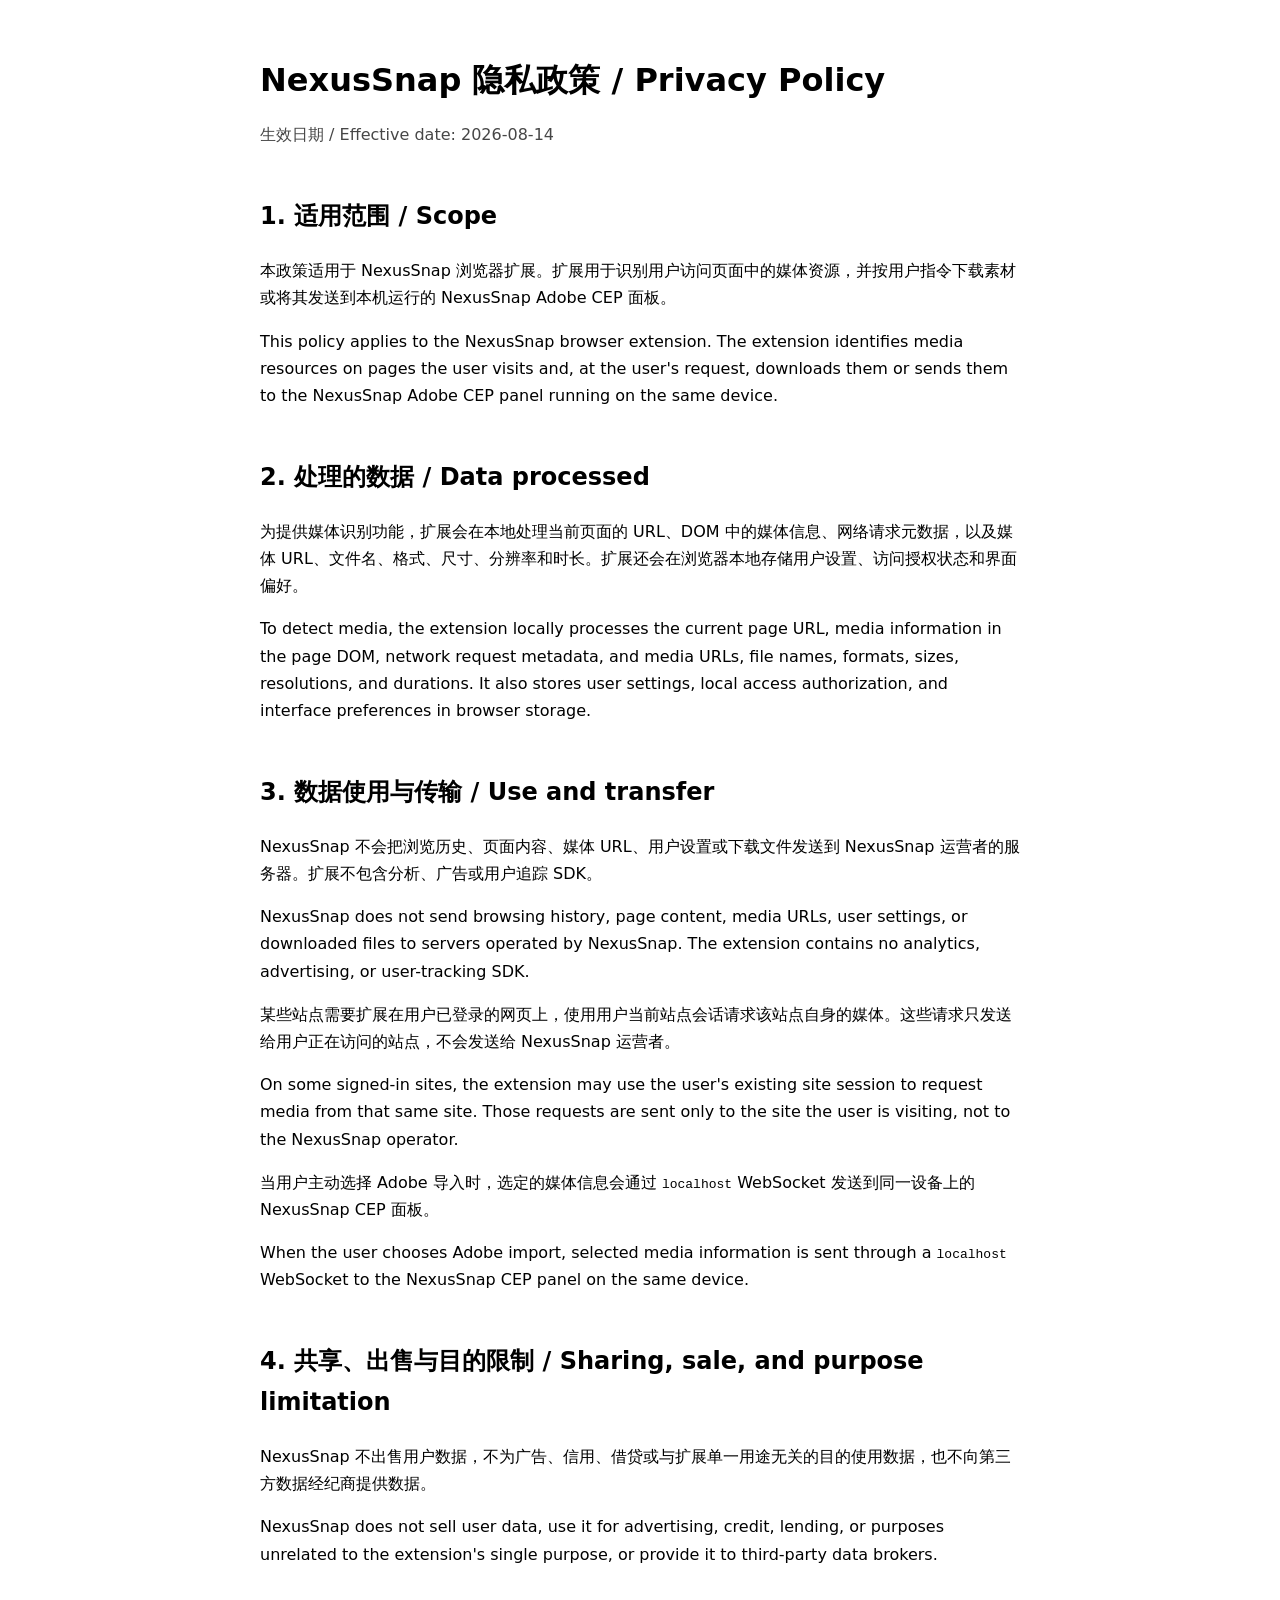
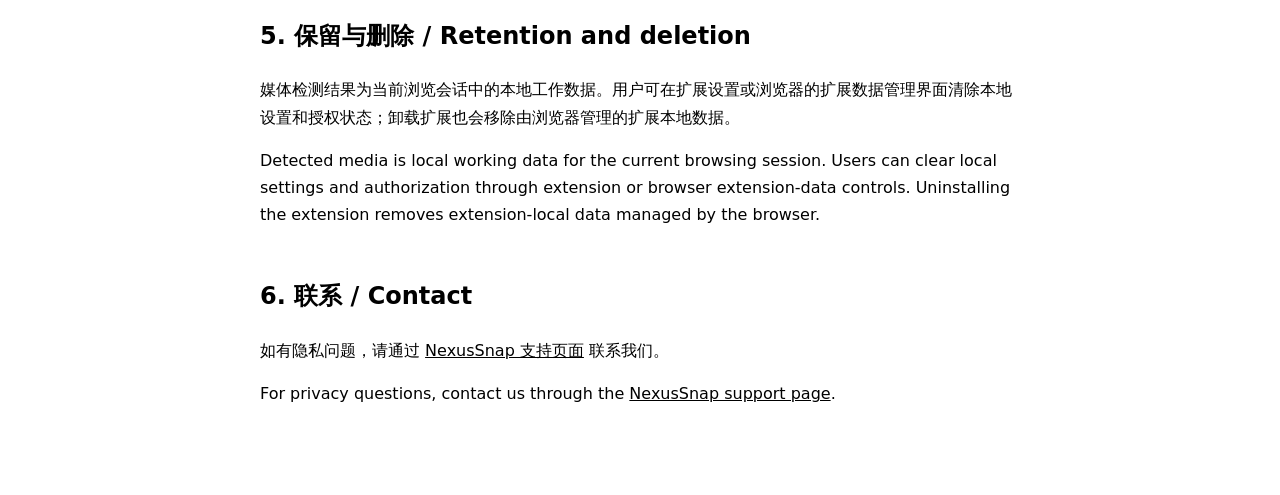
<file: docs/privacy.html>
<!doctype html>
<html lang="zh-CN">
<head>
  <meta charset="utf-8">
  <meta name="viewport" content="width=device-width, initial-scale=1">
  <meta name="description" content="NexusSnap 浏览器扩展隐私政策">
  <title>NexusSnap 隐私政策 / Privacy Policy</title>
  <style>
    :root { color-scheme: light dark; font-family: system-ui, -apple-system, BlinkMacSystemFont, "Segoe UI", sans-serif; }
    body { max-width: 760px; margin: 0 auto; padding: 40px 24px 72px; line-height: 1.7; }
    h1 { line-height: 1.2; }
    h2 { margin-top: 2em; }
    a { color: inherit; }
    .meta { opacity: .72; }
  </style>
</head>
<body>
  <h1>NexusSnap 隐私政策 / Privacy Policy</h1>
  <p class="meta">生效日期 / Effective date: 2026-08-14</p>

  <h2>1. 适用范围 / Scope</h2>
  <p>本政策适用于 NexusSnap 浏览器扩展。扩展用于识别用户访问页面中的媒体资源，并按用户指令下载素材或将其发送到本机运行的 NexusSnap Adobe CEP 面板。</p>
  <p>This policy applies to the NexusSnap browser extension. The extension identifies media resources on pages the user visits and, at the user's request, downloads them or sends them to the NexusSnap Adobe CEP panel running on the same device.</p>

  <h2>2. 处理的数据 / Data processed</h2>
  <p>为提供媒体识别功能，扩展会在本地处理当前页面的 URL、DOM 中的媒体信息、网络请求元数据，以及媒体 URL、文件名、格式、尺寸、分辨率和时长。扩展还会在浏览器本地存储用户设置、访问授权状态和界面偏好。</p>
  <p>To detect media, the extension locally processes the current page URL, media information in the page DOM, network request metadata, and media URLs, file names, formats, sizes, resolutions, and durations. It also stores user settings, local access authorization, and interface preferences in browser storage.</p>

  <h2>3. 数据使用与传输 / Use and transfer</h2>
  <p>NexusSnap 不会把浏览历史、页面内容、媒体 URL、用户设置或下载文件发送到 NexusSnap 运营者的服务器。扩展不包含分析、广告或用户追踪 SDK。</p>
  <p>NexusSnap does not send browsing history, page content, media URLs, user settings, or downloaded files to servers operated by NexusSnap. The extension contains no analytics, advertising, or user-tracking SDK.</p>
  <p>某些站点需要扩展在用户已登录的网页上，使用用户当前站点会话请求该站点自身的媒体。这些请求只发送给用户正在访问的站点，不会发送给 NexusSnap 运营者。</p>
  <p>On some signed-in sites, the extension may use the user's existing site session to request media from that same site. Those requests are sent only to the site the user is visiting, not to the NexusSnap operator.</p>
  <p>当用户主动选择 Adobe 导入时，选定的媒体信息会通过 <code>localhost</code> WebSocket 发送到同一设备上的 NexusSnap CEP 面板。</p>
  <p>When the user chooses Adobe import, selected media information is sent through a <code>localhost</code> WebSocket to the NexusSnap CEP panel on the same device.</p>

  <h2>4. 共享、出售与目的限制 / Sharing, sale, and purpose limitation</h2>
  <p>NexusSnap 不出售用户数据，不为广告、信用、借贷或与扩展单一用途无关的目的使用数据，也不向第三方数据经纪商提供数据。</p>
  <p>NexusSnap does not sell user data, use it for advertising, credit, lending, or purposes unrelated to the extension's single purpose, or provide it to third-party data brokers.</p>

  <h2>5. 保留与删除 / Retention and deletion</h2>
  <p>媒体检测结果为当前浏览会话中的本地工作数据。用户可在扩展设置或浏览器的扩展数据管理界面清除本地设置和授权状态；卸载扩展也会移除由浏览器管理的扩展本地数据。</p>
  <p>Detected media is local working data for the current browsing session. Users can clear local settings and authorization through extension or browser extension-data controls. Uninstalling the extension removes extension-local data managed by the browser.</p>

  <h2>6. 联系 / Contact</h2>
  <p>如有隐私问题，请通过 <a href="https://github.com/yancongya/NexusSnap-landing/issues">NexusSnap 支持页面</a> 联系我们。</p>
  <p>For privacy questions, contact us through the <a href="https://github.com/yancongya/NexusSnap-landing/issues">NexusSnap support page</a>.</p>
</body>
</html>
</file>
